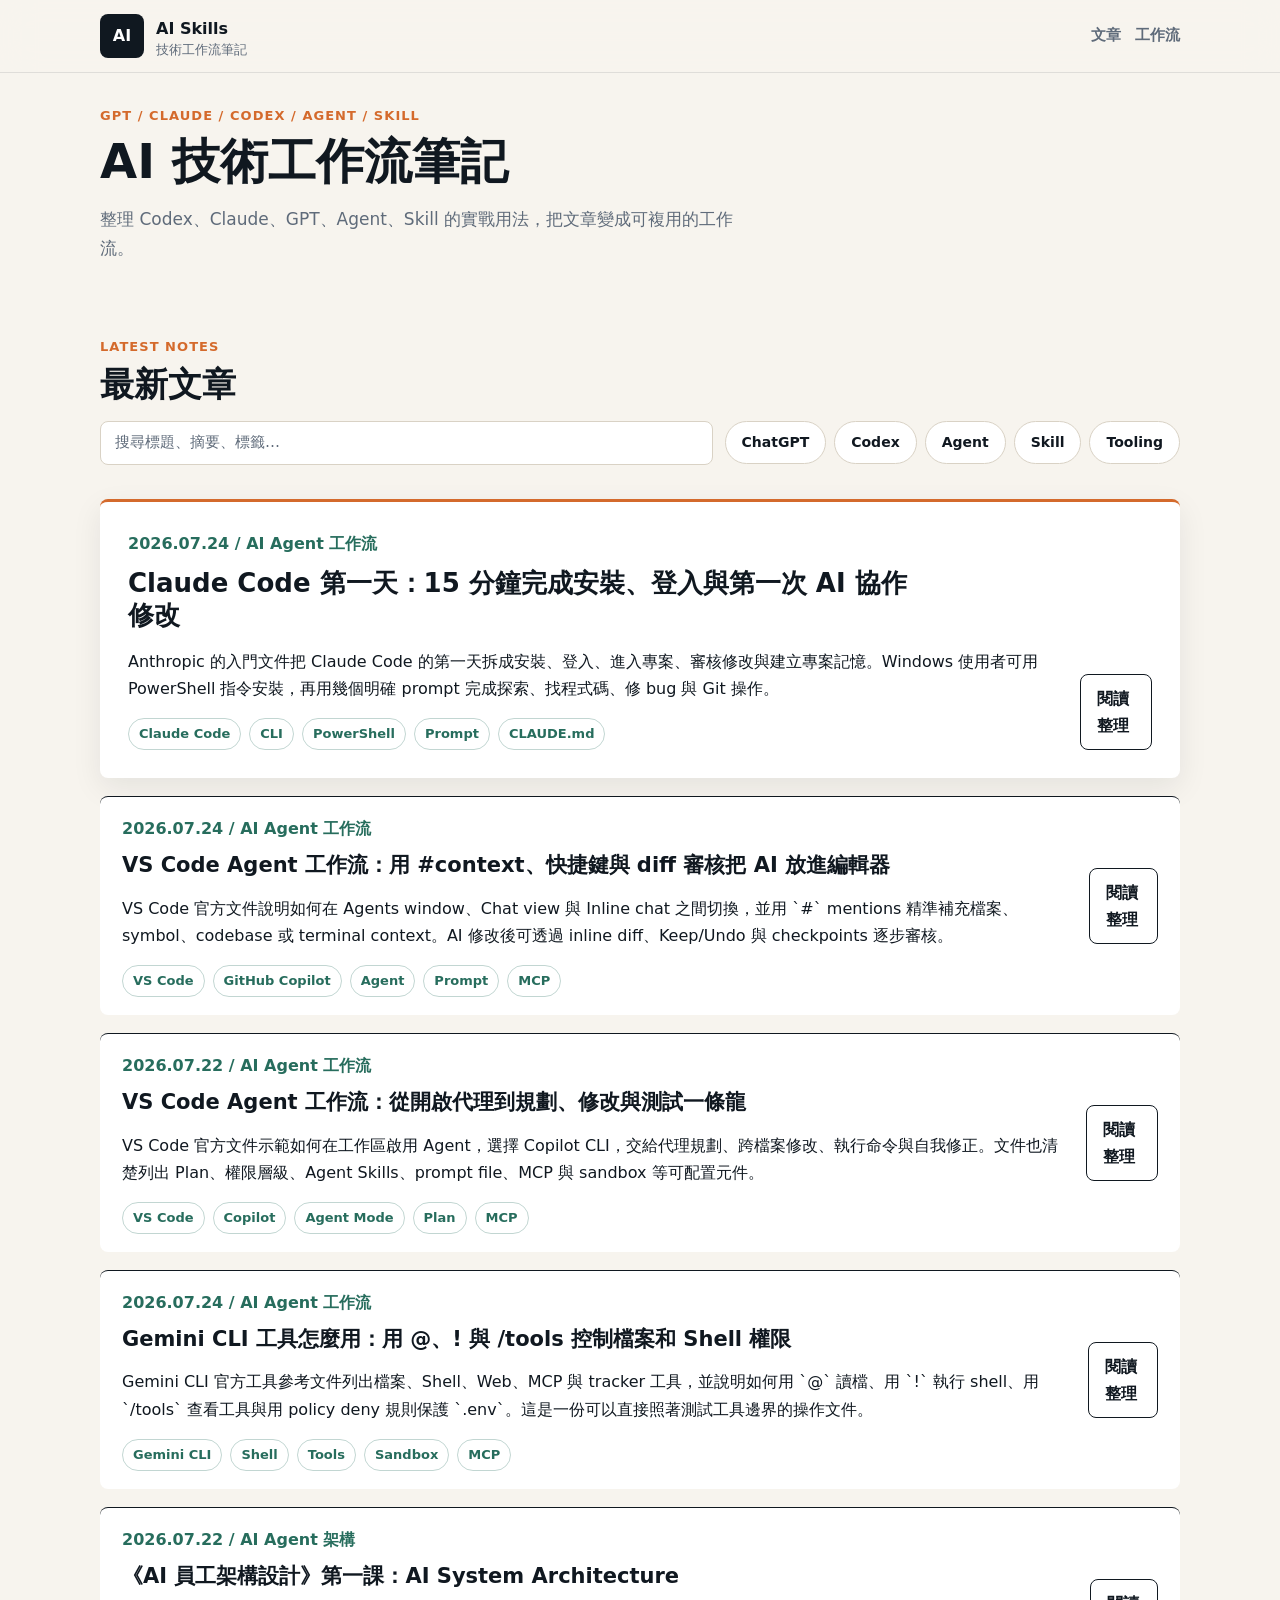
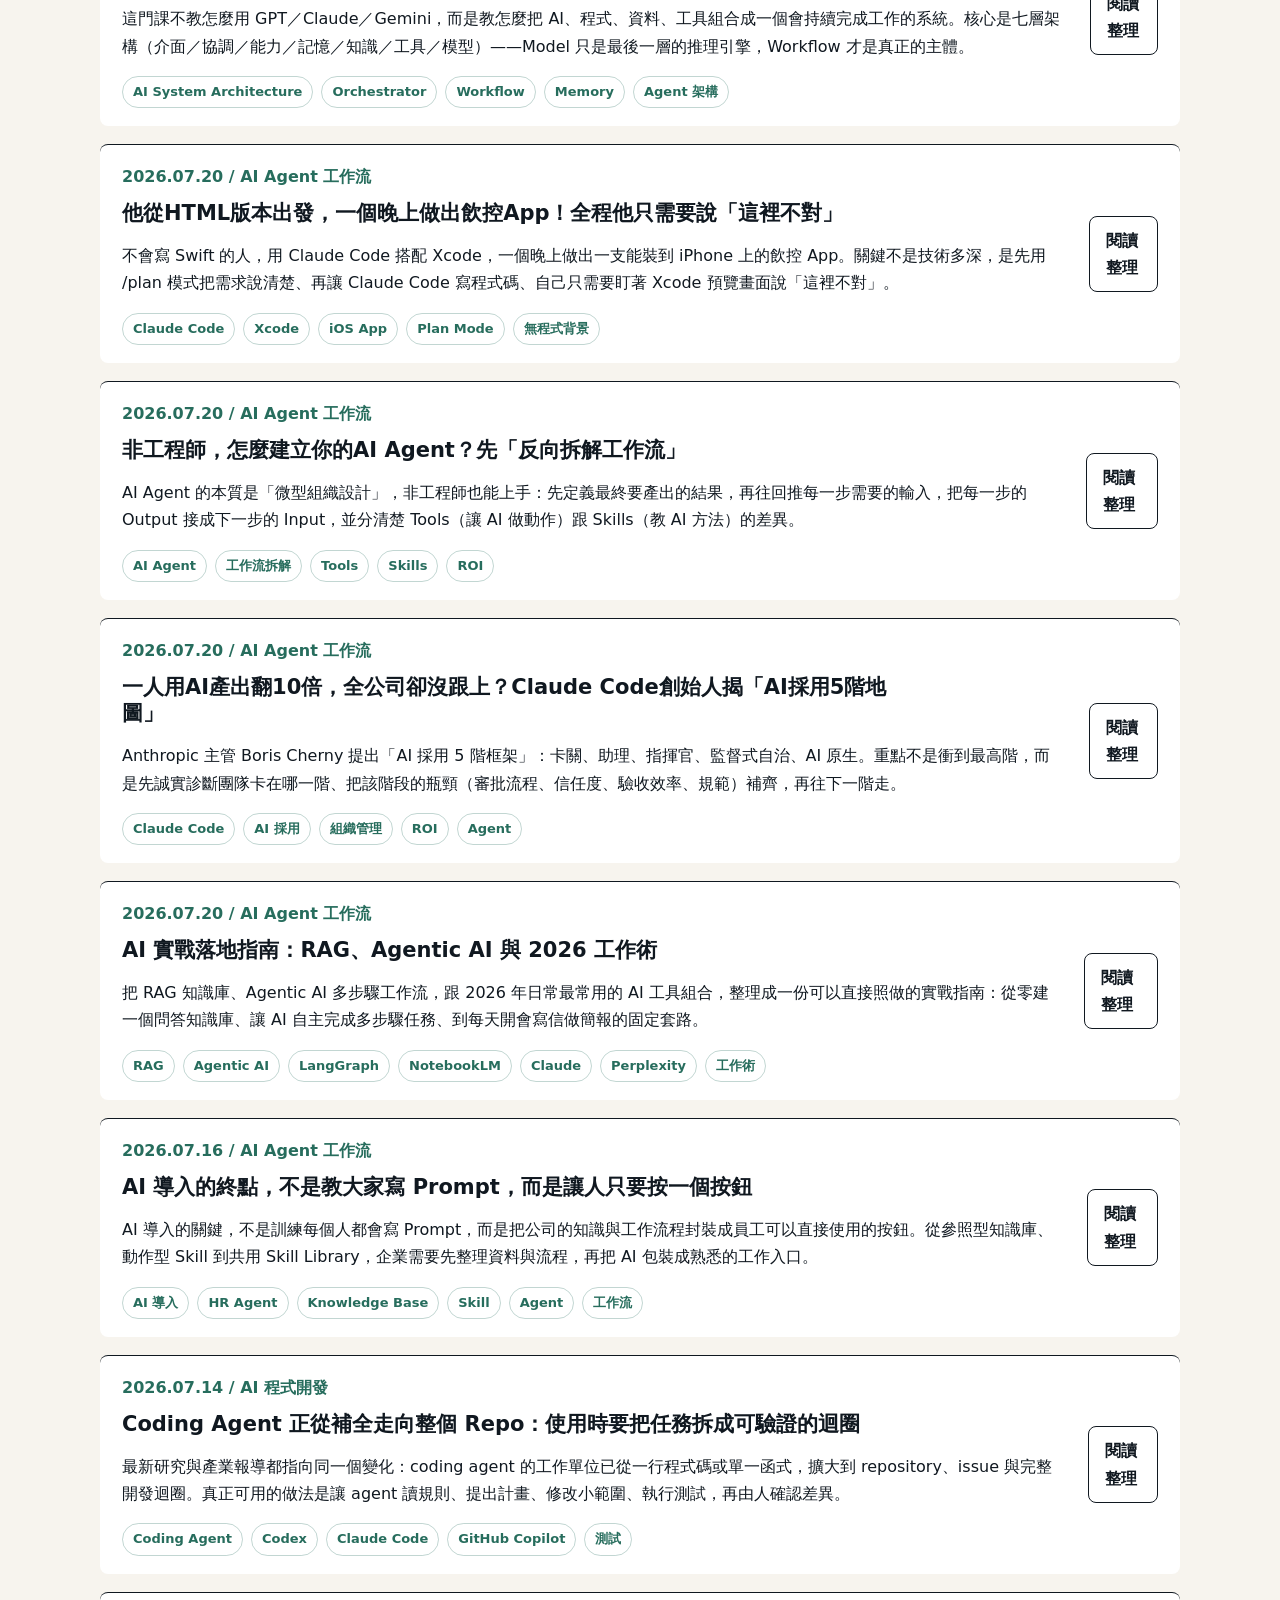
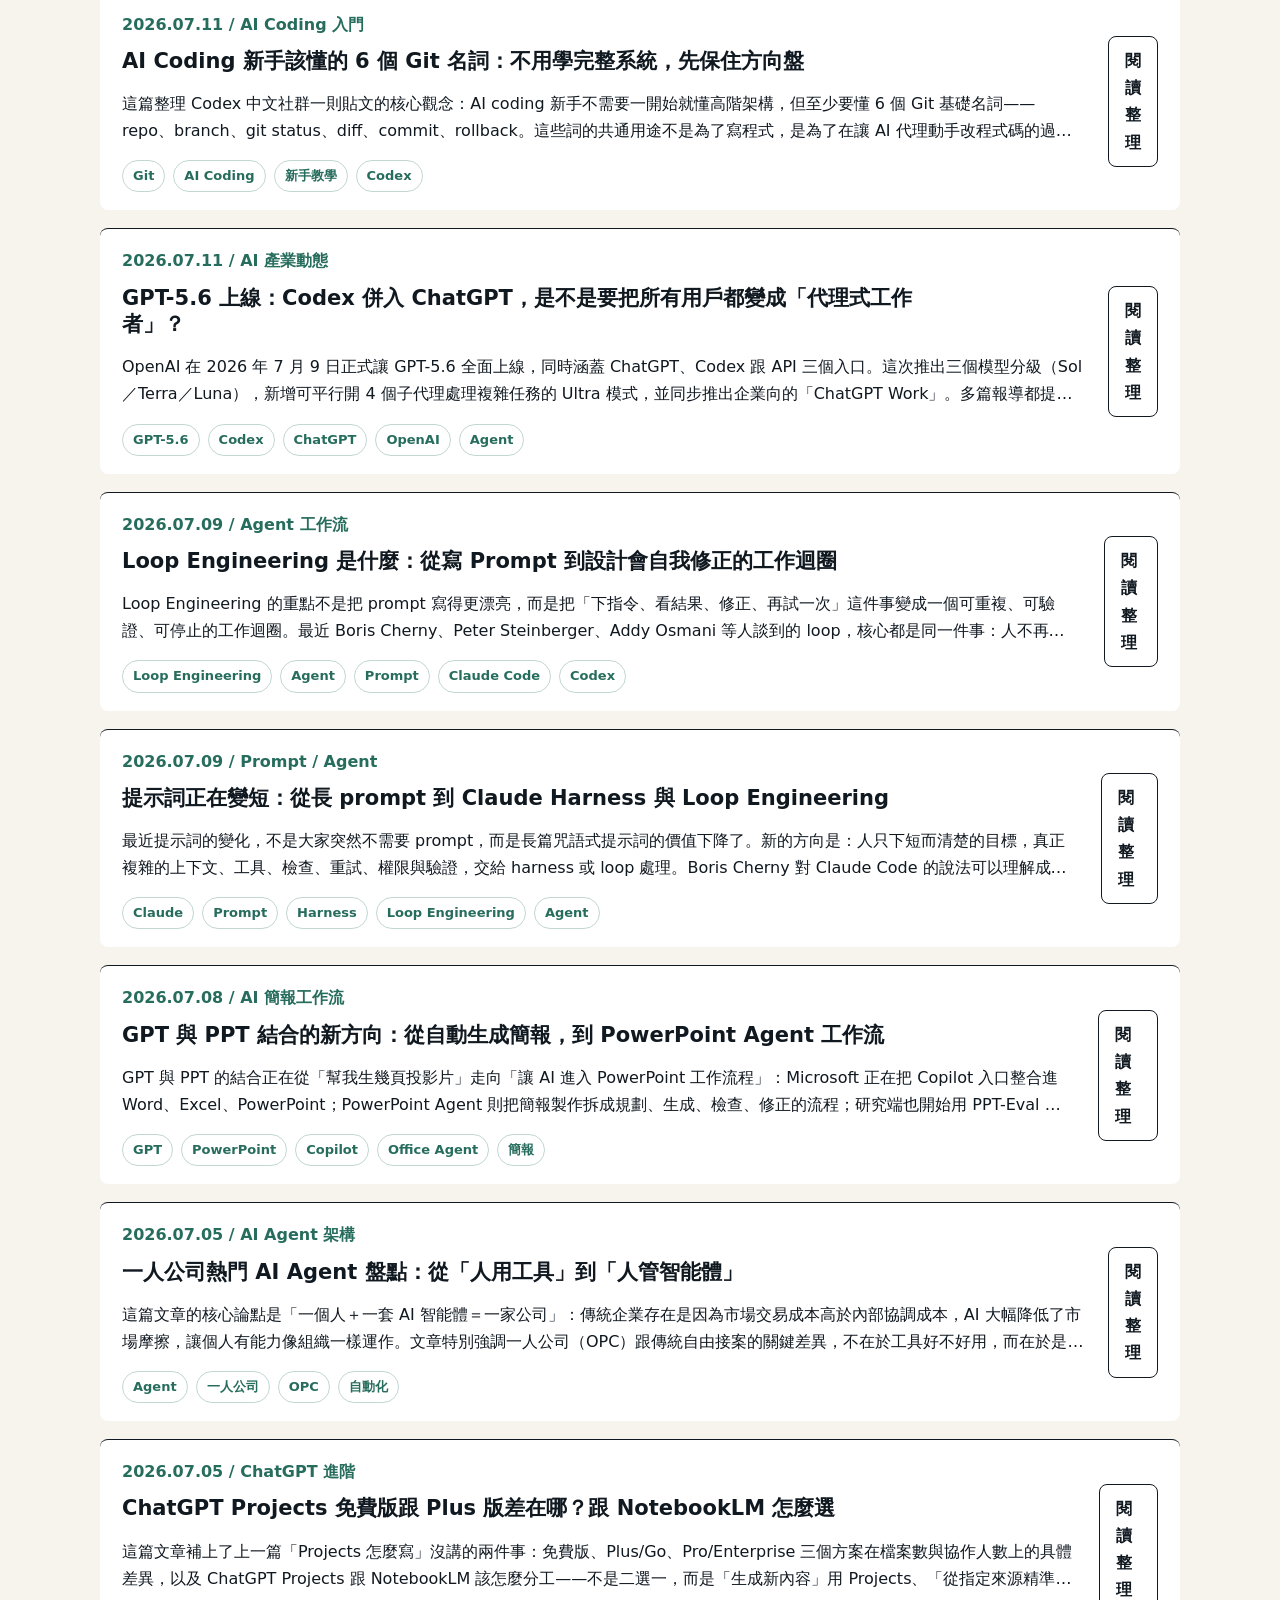
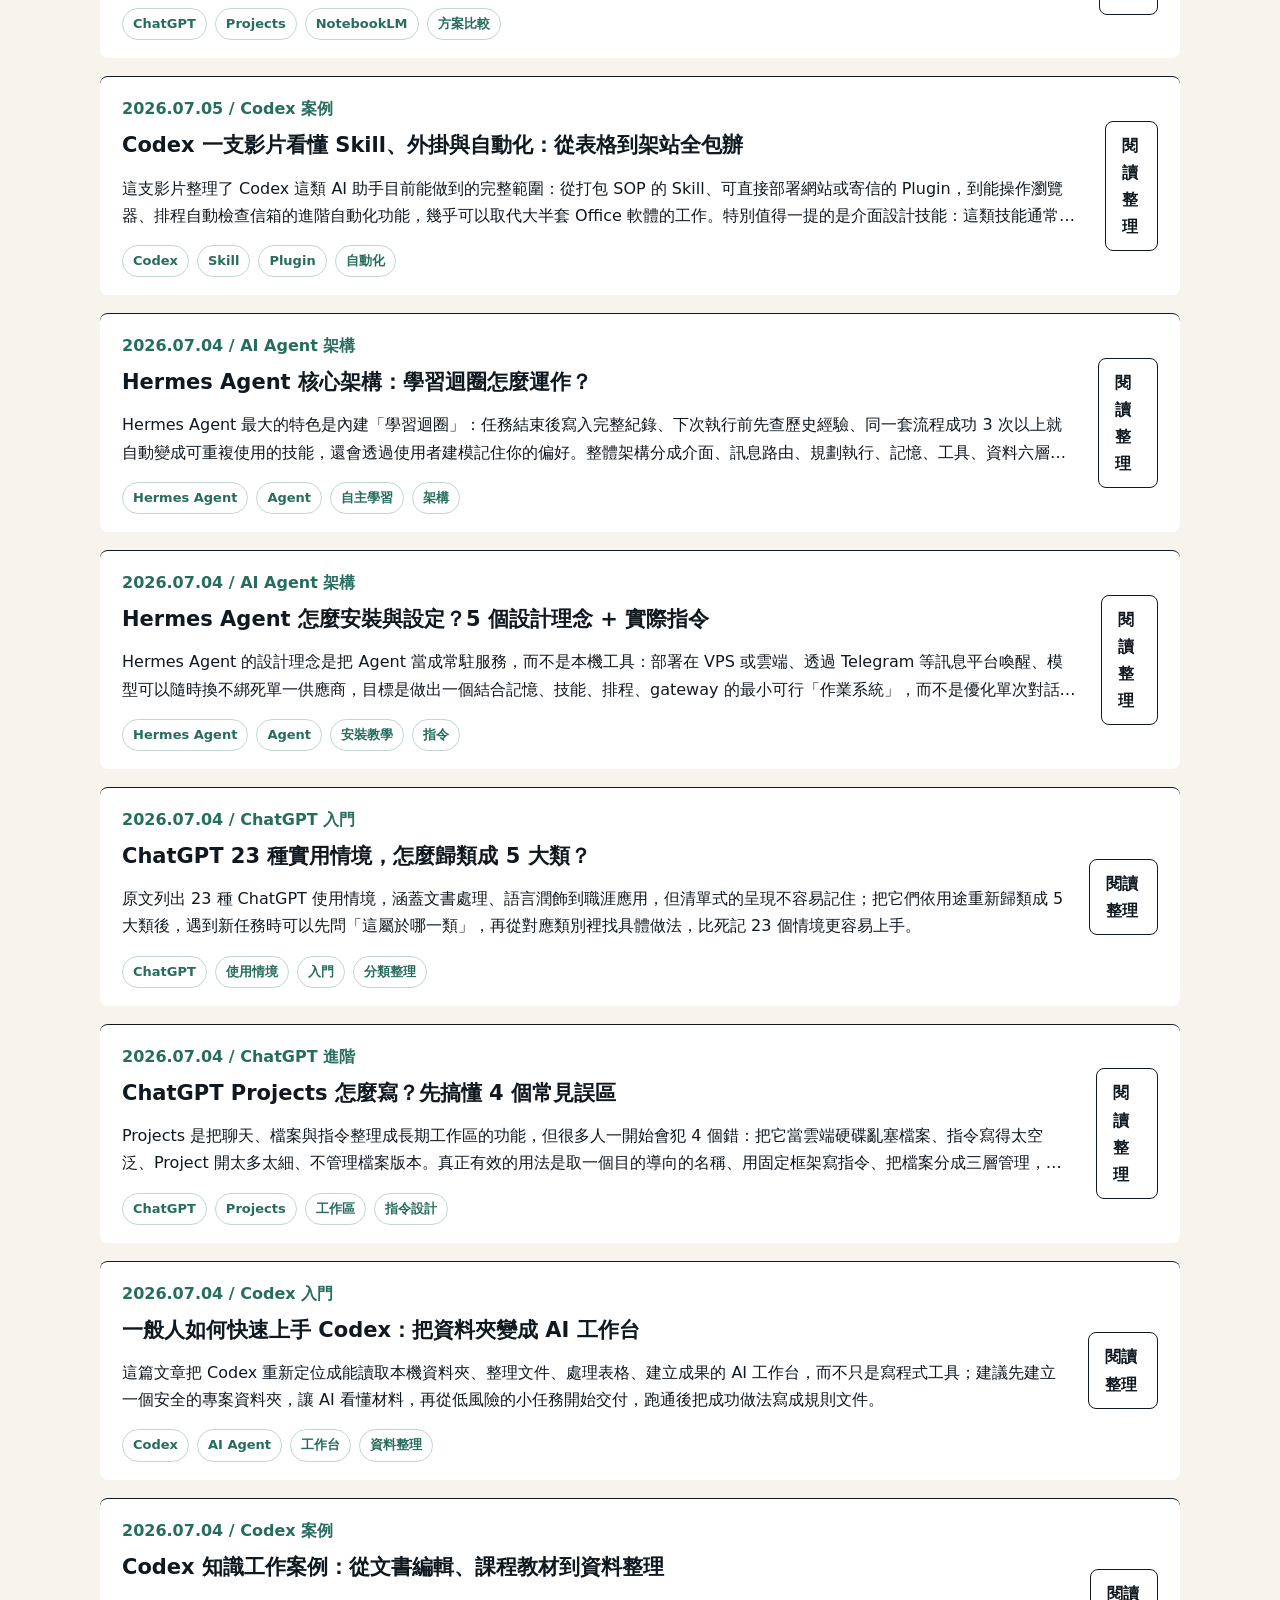
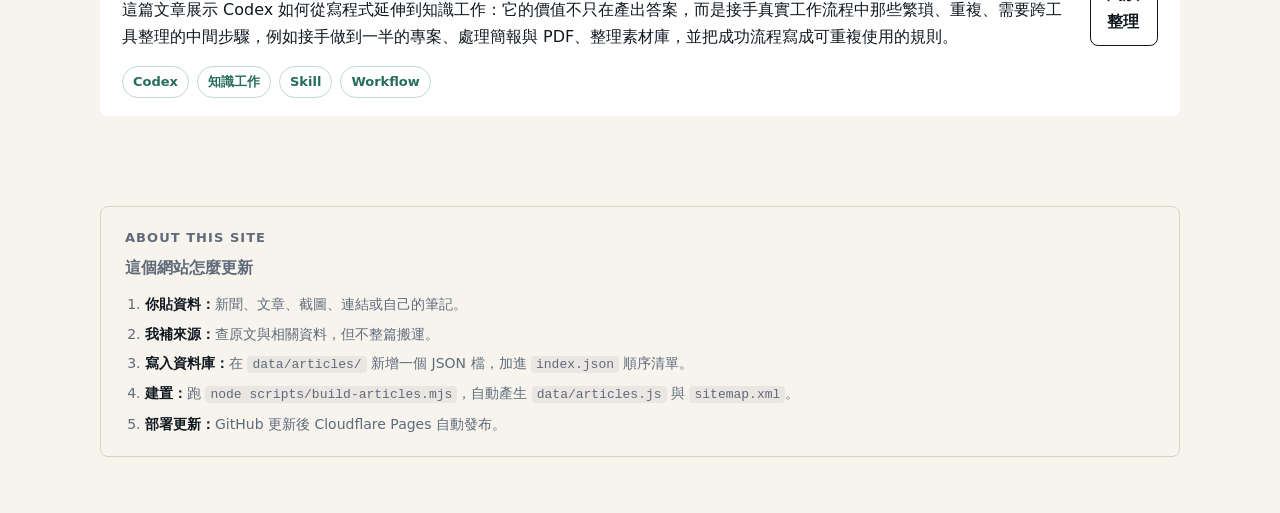
<file: index.html>
<!doctype html>
<html lang="zh-Hant">
  <head>
    <meta charset="utf-8" />
    <meta name="viewport" content="width=device-width, initial-scale=1" />
    <meta name="theme-color" content="#101820" />
    <meta name="apple-mobile-web-app-capable" content="yes" />
    <meta name="apple-mobile-web-app-title" content="AI Skills" />
    <meta name="description" content="整理 GPT、Claude、Codex、Agent、Skill 與 AI 工作流案例的 PWA 知識庫。" />
    <link rel="manifest" href="./manifest.webmanifest" />
    <link rel="icon" href="./icons/icon.svg" />
    <link rel="apple-touch-icon" href="./icons/apple-touch-icon.png" />
    <link rel="stylesheet" href="./styles.css" />
    <title>AI Skills 知識工作流</title>
  </head>
  <body data-page="home">
    <header class="site-header">
      <nav class="nav">
        <a class="brand" href="./" aria-label="AI Skills 首頁">
          <span class="brand-mark">AI</span>
          <span><strong>AI Skills</strong><small>技術工作流筆記</small></span>
        </a>
        <div class="nav-actions">
          <a href="#articles">文章</a>
          <a href="#workflow">工作流</a>
          <button class="install-button" id="installButton" hidden>安裝</button>
        </div>
      </nav>
    </header>

    <main>
      <section class="hero" id="home">
        <p class="eyebrow">GPT / Claude / Codex / Agent / Skill</p>
        <h1>AI 技術工作流筆記</h1>
        <p>整理 Codex、Claude、GPT、Agent、Skill 的實戰用法，把文章變成可複用的工作流。</p>
      </section>

      <section class="section first-section" id="articles">
        <div class="section-heading">
          <p class="eyebrow">Latest Notes</p>
          <h2>最新文章</h2>
        </div>
        <div class="browse-bar">
          <input type="search" id="searchInput" class="search-input" placeholder="搜尋標題、摘要、標籤…" aria-label="搜尋文章" />
          <div class="filter-chips" id="filterChips">
            <button type="button" class="chip" data-filter="ChatGPT" aria-pressed="false">ChatGPT</button>
            <button type="button" class="chip" data-filter="Codex" aria-pressed="false">Codex</button>
            <button type="button" class="chip" data-filter="Agent" aria-pressed="false">Agent</button>
            <button type="button" class="chip" data-filter="Skill" aria-pressed="false">Skill</button>
            <button type="button" class="chip" data-filter="Tooling" aria-pressed="false">Tooling</button>
          </div>
        </div>
        <div class="filter-status" id="filterStatus" hidden></div>
        <div class="article-list" id="articleList" aria-live="polite"></div>
      </section>

      <section class="about-workflow" id="workflow">
        <p class="eyebrow">About this site</p>
        <h3>這個網站怎麼更新</h3>
        <ol>
          <li><strong>你貼資料：</strong>新聞、文章、截圖、連結或自己的筆記。</li>
          <li><strong>我補來源：</strong>查原文與相關資料，但不整篇搬運。</li>
          <li><strong>寫入資料庫：</strong>在 <code>data/articles/</code> 新增一個 JSON 檔，加進 <code>index.json</code> 順序清單。</li>
          <li><strong>建置：</strong>跑 <code>node scripts/build-articles.mjs</code>，自動產生 <code>data/articles.js</code> 與 <code>sitemap.xml</code>。</li>
          <li><strong>部署更新：</strong>GitHub 更新後 Cloudflare Pages 自動發布。</li>
        </ol>
      </section>
    </main>

    <script src="./data/articles.js"></script>
    <script src="./app.js"></script>
  </body>
</html>
</file>
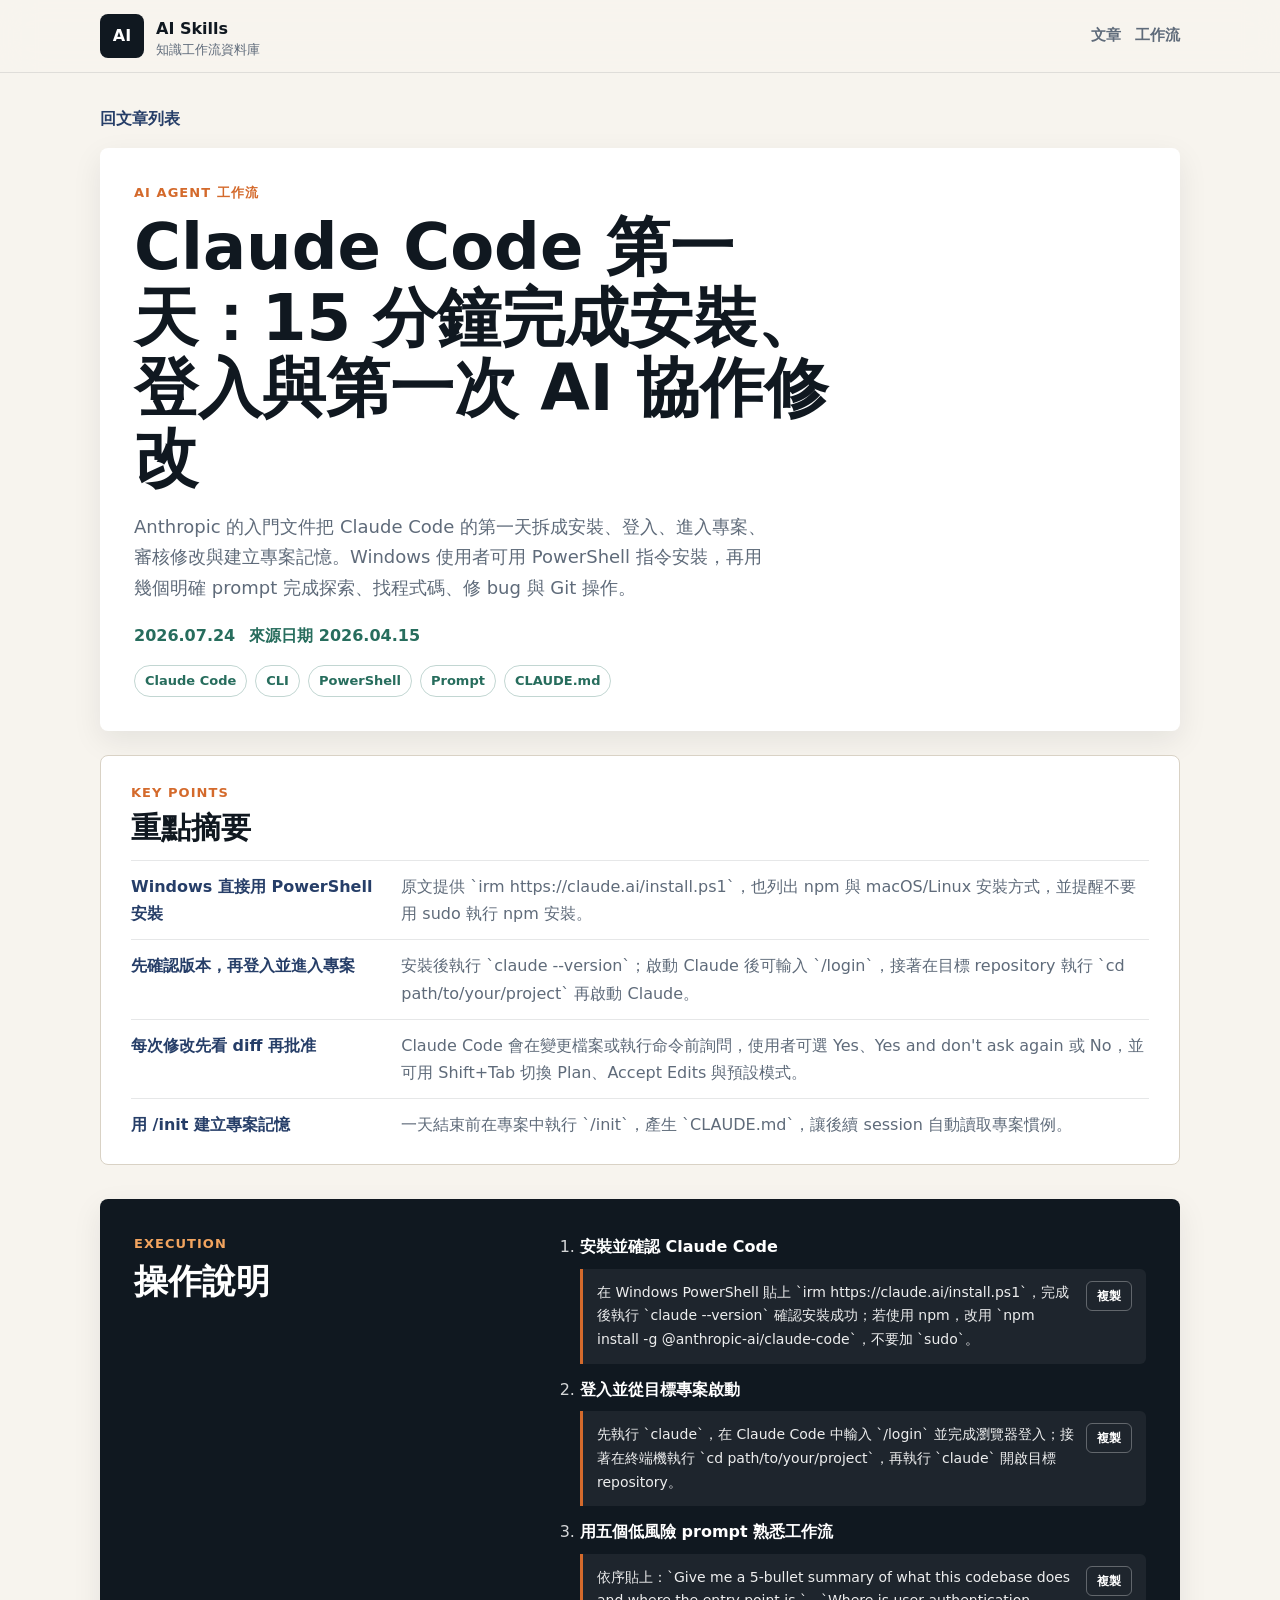
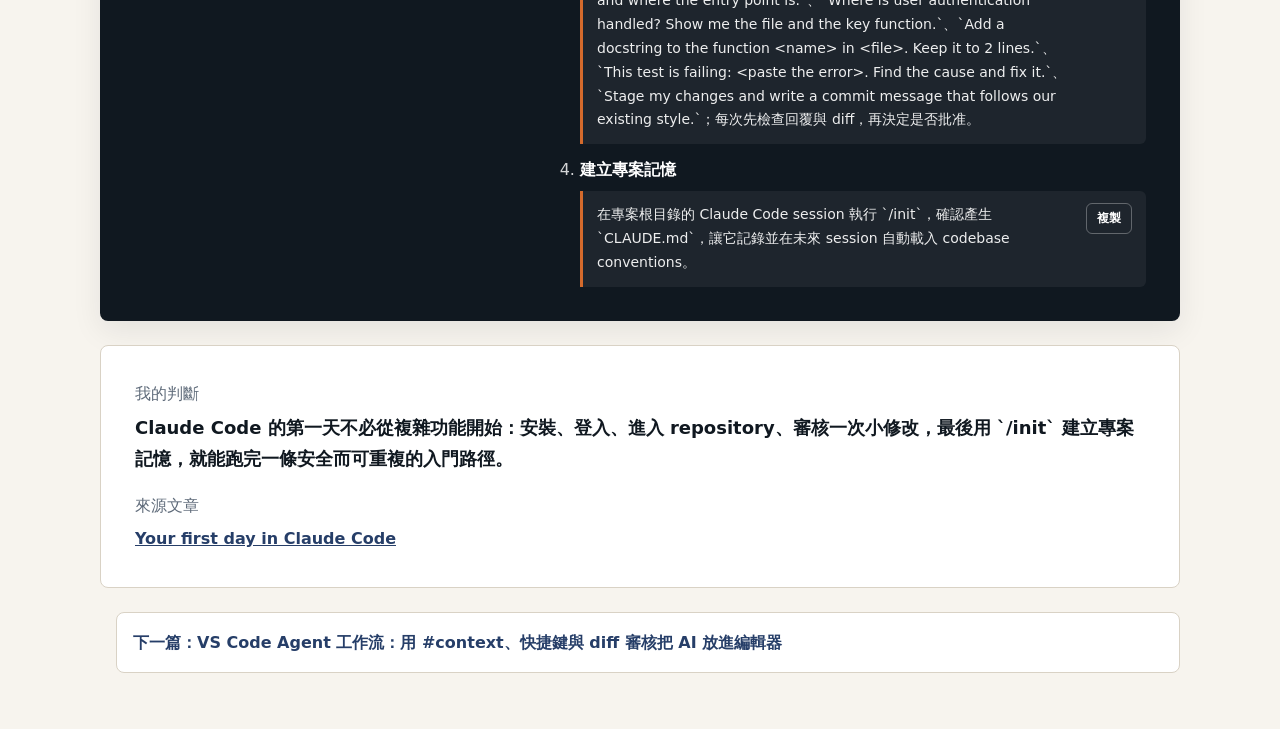
<file: article.html>
<!doctype html>
<html lang="zh-Hant">
  <head>
    <meta charset="utf-8" />
    <meta name="viewport" content="width=device-width, initial-scale=1" />
    <meta name="theme-color" content="#101820" />
    <meta name="apple-mobile-web-app-capable" content="yes" />
    <meta name="apple-mobile-web-app-title" content="AI Skills" />
    <meta name="description" content="AI Skills 單篇文章。" />
    <link rel="manifest" href="./manifest.webmanifest" />
    <link rel="icon" href="./icons/icon.svg" />
    <link rel="apple-touch-icon" href="./icons/apple-touch-icon.png" />
    <link rel="stylesheet" href="./styles.css" />
    <title>AI Skills 文章</title>
  </head>
  <body data-page="article">
    <header class="site-header">
      <nav class="nav">
        <a class="brand" href="./" aria-label="AI Skills 首頁">
          <span class="brand-mark">AI</span>
          <span><strong>AI Skills</strong><small>知識工作流資料庫</small></span>
        </a>
        <div class="nav-actions">
          <a href="./#articles">文章</a>
          <a href="./#workflow">工作流</a>
          <button class="install-button" id="installButton" hidden>安裝</button>
        </div>
      </nav>
    </header>

    <main>
      <article class="article-page" id="articlePage" aria-live="polite"></article>
    </main>

    <script src="./data/articles.js"></script>
    <script src="./app.js"></script>
  </body>
</html>
</file>
<file: styles.css>
:root {
  color-scheme: light;
  --ink: #101820;
  --muted: #5f6b7a;
  --paper: #f7f4ee;
  --panel: #ffffff;
  --line: #d9d2c5;
  --accent: #276d5d;
  --accent-2: #d46a2c;
  --accent-3: #263e68;
  --shadow: 0 20px 60px rgba(16, 24, 32, 0.12);
}
* { box-sizing: border-box; }
html { scroll-behavior: smooth; }
body {
  margin: 0;
  background: var(--paper);
  color: var(--ink);
  font-family: "Noto Sans TC", "Microsoft JhengHei", system-ui, sans-serif;
  line-height: 1.7;
}
a { color: inherit; }
.site-header {
  position: sticky;
  top: 0;
  z-index: 10;
  border-bottom: 1px solid rgba(16, 24, 32, 0.1);
  background: rgba(247, 244, 238, 0.88);
  backdrop-filter: blur(16px);
}
.nav {
  display: flex;
  align-items: center;
  justify-content: space-between;
  gap: 18px;
  max-width: 1120px;
  margin: 0 auto;
  padding: 14px 20px;
}
.brand { display: inline-flex; align-items: center; gap: 12px; text-decoration: none; }
.brand-mark {
  display: grid;
  width: 44px;
  height: 44px;
  place-items: center;
  border-radius: 8px;
  background: var(--ink);
  color: #fff;
  font-weight: 800;
}
.brand small { display: block; color: var(--muted); font-size: 13px; line-height: 1.2; }
.nav-actions { display: flex; align-items: center; gap: 14px; }
.nav-actions a { color: var(--muted); font-size: 15px; font-weight: 800; text-decoration: none; }
.install-button, .primary-link, .secondary-link, .read-link {
  min-height: 44px;
  border: 1px solid var(--ink);
  border-radius: 8px;
  padding: 10px 16px;
  font: inherit;
  font-weight: 700;
  text-decoration: none;
}
.install-button, .primary-link { background: var(--ink); color: #fff; }
.secondary-link, .read-link { background: transparent; color: var(--ink); }
main { max-width: 1120px; margin: 0 auto; padding: 0 20px 56px; }
.hero { padding: 32px 0 28px; }
.hero h1, .article-hero h1 {
  max-width: 720px;
  margin: 8px 0 14px;
  font-size: clamp(32px, 4vw, 48px);
  line-height: 1.1;
  letter-spacing: 0;
}
.hero > p:not(.eyebrow), .article-hero > p:not(.eyebrow) { max-width: 640px; color: var(--muted); font-size: 17px; }
.eyebrow {
  margin: 0;
  color: var(--accent-2);
  font-size: 13px;
  font-weight: 800;
  letter-spacing: 0.08em;
  text-transform: uppercase;
}
.section { padding: 42px 0; }
.section-heading { margin-bottom: 16px; }
.section-heading h2, .workflow h2 { margin: 6px 0 0; font-size: 34px; line-height: 1.2; }
.article-list { display: grid; gap: 18px; }
.article-card {
  display: flex;
  gap: 24px;
  align-items: flex-end;
  justify-content: space-between;
  border-top: 3px solid var(--ink);
  background: var(--panel);
  border-radius: 8px;
  padding: 28px;
  box-shadow: 0 10px 30px rgba(16, 24, 32, 0.08);
}
.library-card { transition: transform 160ms ease, box-shadow 160ms ease; }
.library-card:hover { transform: translateY(-2px); box-shadow: 0 16px 44px rgba(16, 24, 32, 0.12); }
.article-meta, .article-meta-line { margin: 0 0 10px; color: var(--accent); font-weight: 800; }
.article-card h3 { margin: 0; max-width: 800px; font-size: 26px; line-height: 1.25; }
.article-card p:last-child { max-width: 820px; margin-bottom: 0; color: var(--muted); }
.tag-row { display: flex; flex-wrap: wrap; gap: 8px; margin-top: 16px; }
.tag-row span {
  border: 1px solid rgba(39, 109, 93, 0.28);
  border-radius: 999px;
  padding: 4px 10px;
  color: var(--accent);
  font-size: 13px;
  font-weight: 800;
}
.browse-bar {
  display: flex;
  flex-wrap: wrap;
  align-items: center;
  gap: 12px;
  margin-bottom: 18px;
}
.search-input {
  flex: 1 1 220px;
  min-height: 44px;
  border: 1px solid var(--line);
  border-radius: 8px;
  padding: 0 14px;
  font: inherit;
  font-size: 15px;
  background: var(--panel);
  color: var(--ink);
}
.search-input::placeholder { color: var(--muted); }
.filter-chips { display: flex; flex-wrap: wrap; gap: 8px; }
.chip {
  border: 1px solid var(--line);
  border-radius: 999px;
  background: var(--panel);
  padding: 9px 16px;
  font: inherit;
  font-size: 14px;
  font-weight: 800;
  color: var(--ink);
  cursor: pointer;
  transition: border-color 160ms ease, background 160ms ease, color 160ms ease;
}
.chip:hover { border-color: var(--accent); }
.chip.active { background: var(--ink); border-color: var(--ink); color: #fff; }
.filter-status {
  display: flex;
  align-items: center;
  gap: 12px;
  margin-bottom: 16px;
  color: var(--muted);
  font-weight: 700;
}
.filter-status button {
  border: 1px solid var(--line);
  border-radius: 999px;
  background: transparent;
  padding: 4px 12px;
  font: inherit;
  font-weight: 800;
  color: var(--accent-3);
  cursor: pointer;
}
.empty-state { color: var(--muted); }
.workflow, .source-box, .article-hero {
  border-radius: 8px;
  background: var(--panel);
  padding: 34px;
  box-shadow: 0 10px 30px rgba(16, 24, 32, 0.08);
}
.article-page { padding-top: 32px; }
.article-hero { margin-bottom: 24px; }
.article-hero h1 { font-size: clamp(38px, 5vw, 64px); }
.article-hero > p:not(.eyebrow) { font-size: 18px; }
.article-meta-line { display: flex; flex-wrap: wrap; gap: 14px; }
.back-link { display: inline-flex; margin-bottom: 16px; color: var(--accent-3); font-weight: 900; text-decoration: none; }
.workflow {
  display: grid;
  grid-template-columns: 0.8fr 1.2fr;
  gap: 32px;
  margin-top: 34px;
  background: var(--ink);
  color: #fff;
}
.workflow .eyebrow { color: #f2a45f; }
.workflow ol { display: grid; gap: 12px; margin: 0; padding-left: 22px; }
.workflow li { color: rgba(255, 255, 255, 0.82); }
.workflow strong, .workflow code { color: #fff; }
.prompt-quote {
  display: flex;
  align-items: flex-start;
  gap: 12px;
  margin: 8px 0 0;
  padding: 12px 14px;
  border-left: 3px solid var(--accent-2);
  background: rgba(255, 255, 255, 0.06);
  border-radius: 0 6px 6px 0;
}
.prompt-quote p { flex: 1; margin: 0; color: rgba(255, 255, 255, 0.92); font-size: 14px; white-space: pre-line; }
.copy-btn {
  flex-shrink: 0;
  border: 1px solid rgba(255, 255, 255, 0.3);
  border-radius: 6px;
  background: transparent;
  padding: 4px 10px;
  font: inherit;
  font-size: 12px;
  font-weight: 800;
  color: #fff;
  cursor: pointer;
}
.copy-btn:hover { border-color: #fff; }
.source-box { margin-top: 24px; border: 1px solid var(--line); box-shadow: none; }
.source-box p { margin: 0 0 6px; color: var(--muted); }
.source-box strong { display: block; margin-bottom: 18px; font-size: 18px; }
.source-title { margin-top: 18px !important; }
.source-box a { color: var(--accent-3); font-weight: 800; }
.article-nav {
  display: flex;
  justify-content: space-between;
  gap: 16px;
  margin-top: 24px;
}
.article-nav a {
  flex: 1;
  border: 1px solid var(--line);
  border-radius: 8px;
  background: var(--panel);
  padding: 16px;
  color: var(--accent-3);
  font-weight: 900;
  text-decoration: none;
}
.first-section {
  padding-top: 28px;
}
.featured-card {
  border-top-color: var(--accent-2);
}
.compact-list-card {
  align-items: center;
  padding: 18px 22px;
  border-top-width: 1px;
  box-shadow: none;
}
.compact-list-card h3 {
  font-size: 21px;
}
.compact-list-card p {
  display: -webkit-box;
  overflow: hidden;
  -webkit-box-orient: vertical;
  -webkit-line-clamp: 2;
}
.compact-list-card .tag-row {
  margin-top: 10px;
}
.keypoint-strip {
  margin-bottom: 26px;
  border: 1px solid var(--line);
  border-radius: 8px;
  background: var(--panel);
  padding: 26px 30px;
}
.keypoint-strip h2 {
  margin: 6px 0 14px;
  font-size: 30px;
  line-height: 1.2;
}
.keypoint-strip ul {
  display: grid;
  gap: 12px;
  margin: 0;
  padding: 0;
  list-style: none;
}
.keypoint-strip li {
  display: grid;
  grid-template-columns: minmax(150px, 0.34fr) 1fr;
  gap: 16px;
  border-top: 1px solid rgba(16, 24, 32, 0.1);
  padding-top: 12px;
}
.keypoint-strip strong {
  color: var(--accent-3);
}
.keypoint-strip span {
  color: var(--muted);
}
.about-workflow {
  margin-top: 48px;
  border: 1px solid var(--line);
  border-radius: 8px;
  padding: 20px 24px;
}
.about-workflow .eyebrow { color: var(--muted); }
.about-workflow h3 { margin: 4px 0 12px; font-size: 16px; color: var(--muted); }
.about-workflow ol { display: grid; gap: 6px; margin: 0; padding-left: 20px; font-size: 14px; color: var(--muted); }
.about-workflow strong { color: var(--ink); }
.about-workflow code { background: rgba(16, 24, 32, 0.06); padding: 1px 5px; border-radius: 4px; font-size: 13px; }
@media (max-width: 880px) {
  .workflow { grid-template-columns: 1fr; }
}
@media (max-width: 620px) {
  .nav, main { padding-left: 16px; padding-right: 16px; }
  .nav { align-items: flex-start; }
  .nav-actions { gap: 10px; }
  .nav-actions a { display: none; }
  .hero { padding-top: 24px; }
  .article-hero h1 { font-size: 34px; }
  .hero > p:not(.eyebrow), .article-hero > p:not(.eyebrow) { font-size: 16px; }
  .article-card { display: block; padding: 22px; }
  .compact-list-card { padding: 18px; }
  .compact-list-card h3 { font-size: 20px; }
  .read-link { display: inline-flex; align-items: center; margin-top: 18px; }
  .workflow, .source-box, .article-hero, .keypoint-strip { padding: 24px; }
  .keypoint-strip li { grid-template-columns: 1fr; gap: 4px; }
  .article-nav { display: grid; }
}
</file>
